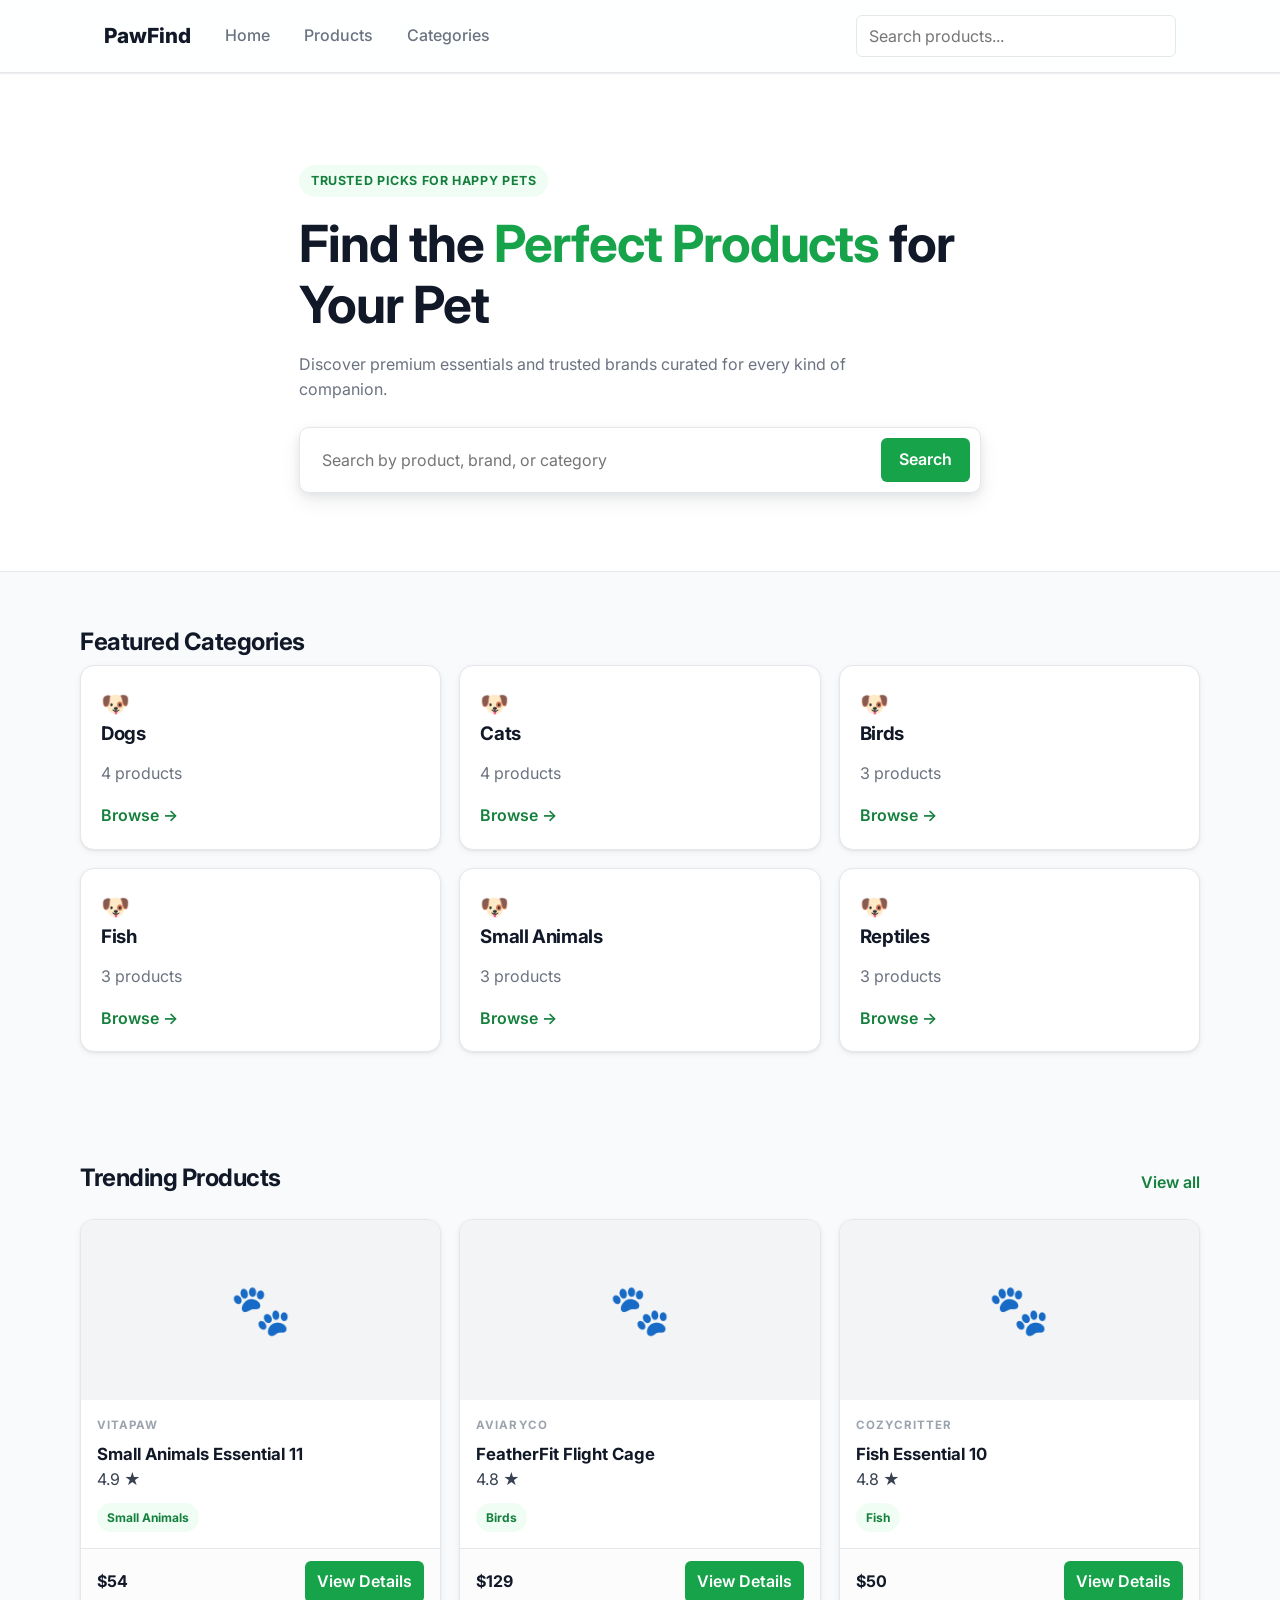
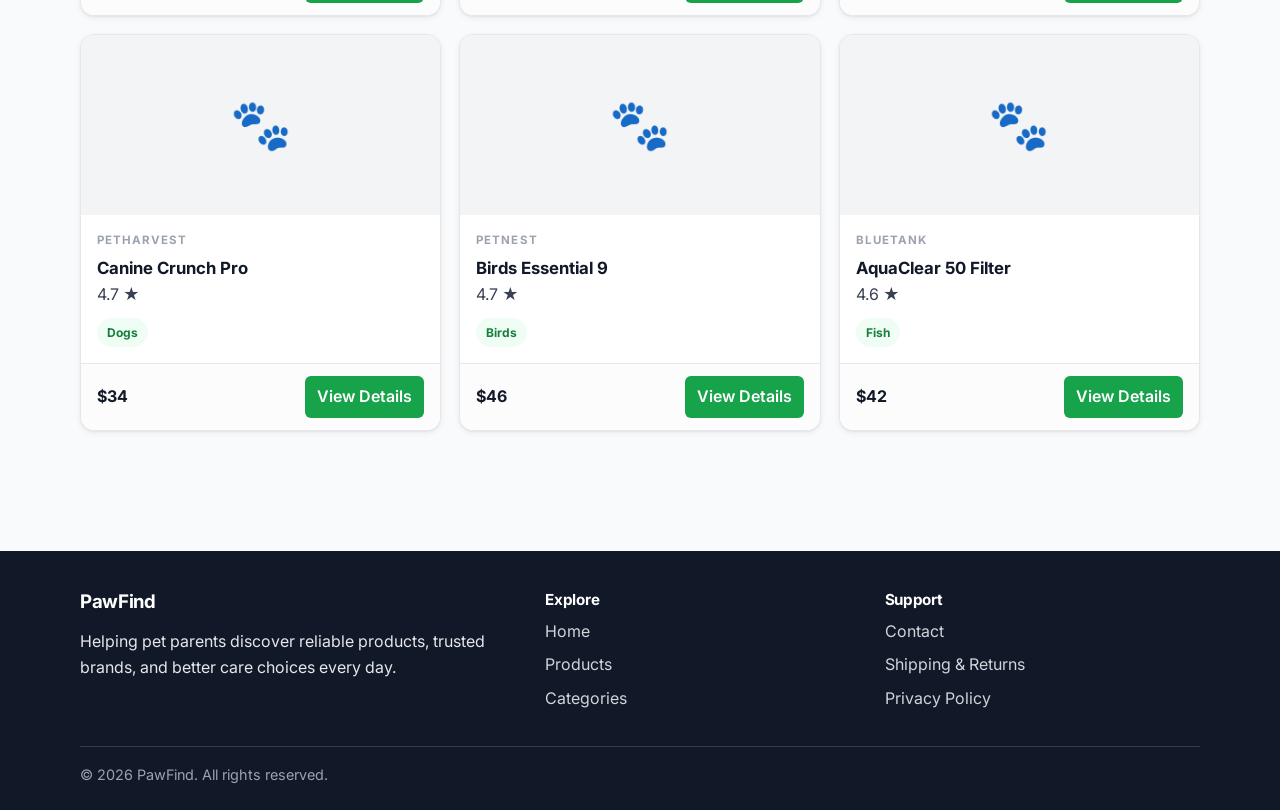
<file: index.html>
<!DOCTYPE html>
<html lang="en">
<head>
  <meta charset="UTF-8" />
  <meta name="viewport" content="width=device-width, initial-scale=1.0" />
  <title>PawFind Directory | Discover the Best Pet Products</title>
  <link rel="stylesheet" href="css/styles.css" />
</head>
<body data-page="home">
  <header class="site-header"><div class="container nav-wrap"><a href="index.html" class="logo">PawFind</a><button class="menu-toggle" aria-label="Toggle menu">☰</button><nav class="main-nav"><a href="index.html">Home</a><a href="products.html">Products</a><a href="category.html?category=Dogs">Categories</a></nav><div class="header-search"><input id="global-search" type="search" placeholder="Search products..." autocomplete="off" /><ul id="autocomplete-list" class="autocomplete-list"></ul></div></div></header>
  <main>
    <section class="hero-section"><div class="container hero-content"><div class="hero-eyebrow">Trusted picks for happy pets</div><h1>Find the <em>Perfect Products</em> for Your Pet</h1><p>Discover premium essentials and trusted brands curated for every kind of companion.</p><form class="hero-search" action="products.html"><input type="search" name="q" placeholder="Search by product, brand, or category" /><button type="submit">Search</button></form></div></section>
    <section class="section container"><h2>Featured Categories</h2><div id="category-grid" class="category-grid"></div></section>
    <section class="section container"><div class="section-head"><h2>Trending Products</h2><a href="products.html" class="link-btn">View all</a></div><div id="trending-products" class="product-grid"></div></section>
  </main>
  <footer class="site-footer"><div class="container footer-grid"><div class="footer-brand"><h3>PawFind</h3><p>Helping pet parents discover reliable products, trusted brands, and better care choices every day.</p></div><div class="footer-col"><h4>Explore</h4><a href="index.html">Home</a><a href="products.html">Products</a><a href="category.html?category=Dogs">Categories</a></div><div class="footer-col"><h4>Support</h4><a href="#">Contact</a><a href="#">Shipping & Returns</a><a href="#">Privacy Policy</a></div></div><div class="container footer-bottom">© 2026 PawFind. All rights reserved.</div></footer>
<script src="js/data.js"></script><script src="js/main.js"></script></body></html>
</file>
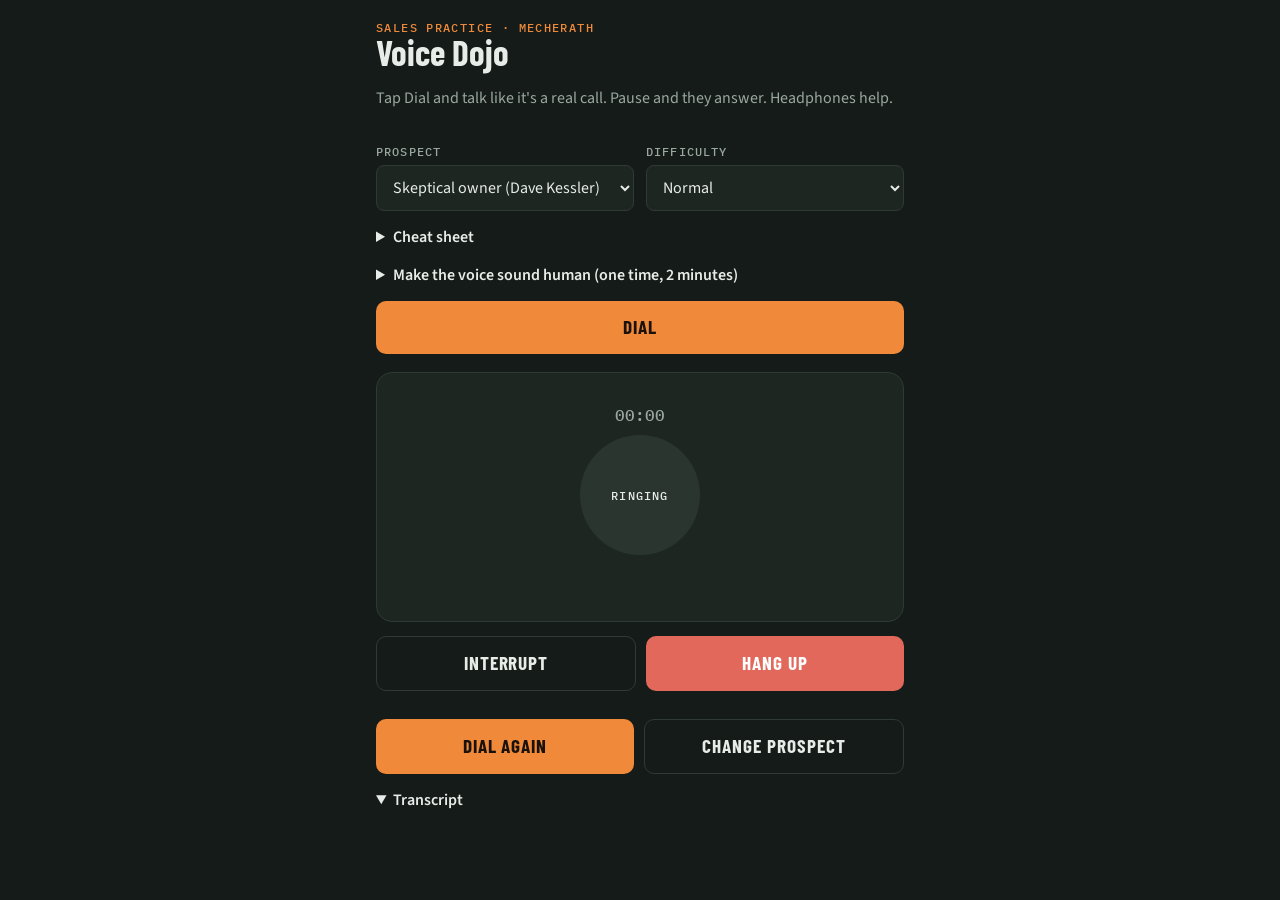
<file: dojo/index.html>
<!doctype html>
<html lang="en">
<head>
<meta charset="utf-8">
<meta name="viewport" content="width=device-width,initial-scale=1">
<title>Mecherath Voice Dojo</title>
<link rel="stylesheet" href="https://fonts.googleapis.com/css2?family=Barlow+Condensed:wght@600;700&family=Source+Sans+3:wght@400;600&family=IBM+Plex+Mono:wght@500&display=swap">
<style>
:root{
  --bg:#151b18; --surface:#1e2622; --ink:#e7ece8; --muted:#9aa8a0; --line:#2f3a34;
  --accent:#f08a3a; --accent-ink:#1a120a; --good:#5cb682; --bad:#e2685b;
  --display:"Barlow Condensed","Arial Narrow",system-ui,sans-serif;
  --body:"Source Sans 3",system-ui,-apple-system,"Segoe UI",sans-serif;
  --mono:"IBM Plex Mono",ui-monospace,Menlo,monospace;
  color-scheme:dark;
}
*{box-sizing:border-box}
body{margin:0;background:var(--bg);color:var(--ink);font:16px/1.5 var(--body)}
.wrap{max-width:560px;margin:0 auto;padding:20px 16px 48px;display:flex;flex-direction:column;gap:18px}
h1{font-family:var(--display);font-size:2.2rem;line-height:1;margin:0}
h2{font-family:var(--display);font-size:1.2rem;letter-spacing:.06em;text-transform:uppercase;margin:0}
.eyebrow{font:500 .72rem var(--mono);letter-spacing:.12em;text-transform:uppercase;color:var(--accent)}
.muted{color:var(--muted)}
label{font:500 .72rem var(--mono);letter-spacing:.1em;text-transform:uppercase;color:var(--muted);display:block;margin-bottom:6px}
input,select{width:100%;font:inherit;color:var(--ink);background:var(--surface);border:1.5px solid var(--line);border-radius:8px;padding:10px 12px}
input:focus,select:focus{outline:none;border-color:var(--accent)}
.grid{display:grid;grid-template-columns:1fr 1fr;gap:12px}
@media (max-width:440px){.grid{grid-template-columns:1fr}}
.btn{all:unset;cursor:pointer;text-align:center;background:var(--accent);color:var(--accent-ink);font-family:var(--display);font-weight:700;font-size:1.2rem;letter-spacing:.05em;text-transform:uppercase;padding:12px 18px;border-radius:10px}
.btn.ghost{background:transparent;color:var(--ink);border:1.5px solid var(--line)}
.btn.red{background:var(--bad);color:#fff}
.btn:focus-visible{outline:2px solid var(--ink);outline-offset:2px}
.btn[disabled]{opacity:.4;cursor:default}
.row{display:flex;gap:10px;flex-wrap:wrap}
.row .btn{flex:1}
.phone{background:var(--surface);border:1px solid var(--line);border-radius:16px;padding:22px 18px;display:flex;flex-direction:column;align-items:center;gap:10px;text-align:center}
.who{font-family:var(--display);font-size:1.6rem;font-weight:700}
.timer{font:500 1rem var(--mono);color:var(--muted);font-variant-numeric:tabular-nums}
.orb{all:unset;cursor:pointer;width:120px;height:120px;border-radius:50%;background:var(--line);display:grid;place-items:center;font:500 .75rem var(--mono);letter-spacing:.1em;text-transform:uppercase;transition:background .2s, box-shadow .2s}
.orb.them{background:#3b6a5c;box-shadow:0 0 0 10px rgba(92,182,130,.15)}
.orb.you{background:var(--accent);color:var(--accent-ink);box-shadow:0 0 0 10px rgba(240,138,58,.18)}
.orb.wait{background:#2a3530}
.heard{min-height:1.5em;color:var(--muted);font-style:italic}
.log{display:flex;flex-direction:column;gap:6px;font-size:.95rem}
.log p{margin:0}
.log b{font:500 .7rem var(--mono);letter-spacing:.08em;text-transform:uppercase;margin-right:6px}
.log .y b{color:var(--accent)} .log .t b{color:var(--good)}
.card{background:var(--surface);border:1px solid var(--line);border-radius:12px;padding:16px;display:flex;flex-direction:column;gap:10px}
.score{font-family:var(--display);font-size:3.2rem;line-height:1;color:var(--accent)}
.card h3{margin:0;font:500 .72rem var(--mono);letter-spacing:.1em;text-transform:uppercase;color:var(--muted)}
.card p{margin:2px 0 0}
.notice{border:1px dashed var(--line);border-radius:10px;padding:12px 14px;color:var(--muted)}
details summary{cursor:pointer;font-weight:600}
details ul{padding-left:20px;margin:8px 0 0;display:grid;gap:4px}
</style>
</head>
<body>
<div class="wrap">
  <header>
    <div class="eyebrow">Sales practice · Mecherath</div>
    <h1>Voice Dojo</h1>
    <p class="muted">Tap Dial and talk like it's a real call. Pause and they answer. Headphones help.</p>
  </header>

  <div class="notice" id="unsupported" hidden>This browser can't listen. On iPhone use Safari. On a computer use Chrome.</div>

  <section id="setup" style="display:flex;flex-direction:column;gap:14px">
    <div class="grid">
      <div><label for="persona">Prospect</label><select id="persona"></select></div>
      <div><label for="diff">Difficulty</label>
        <select id="diff"><option value="easy">Warm</option><option value="normal" selected>Normal</option><option value="hard">Brutal</option></select></div>
    </div>
    <details>
      <summary>Cheat sheet</summary>
      <ul>
        <li>Mobile time card by job and work category, punch list and change orders.</li>
        <li>EPA RRP lead paint documentation on site. First and only RRP software.</li>
        <li>Workers' comp tracked by actual work category. One company saved $72,000+ year one.</li>
        <li>Professional: $399/mo + $50/user, 2 to 40 users. Elite-Pro: $599/mo + $45/user, 40+. Specialty: $249/mo single user, no time clock or comp tracking.</li>
        <li>No setup fees. Cancel within 30 days, no charge. Weekly live training included.</li>
        <li>Goal: book a 20 minute demo.</li>
      </ul>
    </details>
    <details>
      <summary>Make the voice sound human (one time, 2 minutes)</summary>
      <ul>
        <li><b>iPhone:</b> Settings, Accessibility, Read &amp; Speak (or Spoken Content), Voices, English. Download any voice marked <b>Premium</b> or <b>Enhanced</b>, one male and one female.</li>
        <li><b>Mac:</b> System Settings, Accessibility, Spoken Content, System voice, Manage Voices. Download a Premium or Enhanced US voice.</li>
        <li><b>Windows:</b> open this page in Microsoft Edge. Its Natural voices are used automatically.</li>
        <li>The page picks the best voice on your device by itself. The line under the call timer shows which one it's using.</li>
      </ul>
    </details>
    <button class="btn" id="call" type="button">Dial</button>
  </section>

  <section id="callsec" hidden style="display:flex;flex-direction:column;gap:14px">
    <div class="phone">
      <div class="who" id="who"></div>
      <div class="timer" id="timer">00:00</div>
      <button class="orb wait" id="orb" type="button">Ringing</button>
      <div class="heard" id="heard"></div>
      <div class="muted" id="hint" style="font-size:.85rem"></div>
    </div>
    <div class="row">
      <button class="btn ghost" id="cut" type="button">Interrupt</button>
      <button class="btn red" id="hang" type="button">Hang up</button>
    </div>
    <div id="result"></div>
    <div class="row" id="again" hidden>
      <button class="btn" id="redial" type="button">Dial again</button>
      <button class="btn ghost" id="change" type="button">Change prospect</button>
    </div>
    <details open><summary>Transcript</summary><div class="log" id="log" style="margin-top:8px"></div></details>
  </section>
</div>

<script>
const API = "https://wwwxbtgxizqrpsdojjhs.supabase.co/functions/v1/mecherath-dojo";
const SILENCE_MS = 1300;
const PERSONAS = [
  {name:"Dave Kessler", biz:"Kessler Remodeling", label:"Skeptical owner", voice:"m", open:"Kessler Remodeling, this is Dave."},
  {name:"Marco Ruiz", biz:"Ruiz Painting", label:"On a jobsite", voice:"m", open:"Yeah, Marco. Make it quick, I'm on a job."},
  {name:"Linda Park", biz:"Summit Restoration", label:"Send me an email", voice:"f", open:"Summit Restoration, Linda speaking."},
  {name:"Rick Delgado", biz:"Delgado Builders", label:"Price objector", voice:"m", open:"Delgado Builders."},
  {name:"Tasha", biz:"Brightline Contracting", label:"Gatekeeper", voice:"f", open:"Brightline Contracting, this is Tasha, how can I help you?"},
];

const $ = s => document.querySelector(s);
const SR = window.SpeechRecognition || window.webkitSpeechRecognition;
if (!SR || !window.speechSynthesis) { $("#unsupported").hidden = false; $("#call").disabled = true; }
PERSONAS.forEach((p,i) => { const o = document.createElement("option"); o.value = i; o.textContent = p.label + " (" + p.name + ")"; $("#persona").append(o); });
try { const s = JSON.parse(localStorage.getItem("mvd_prefs") || "{}"); if (s.p != null) $("#persona").value = s.p; if (s.d) $("#diff").value = s.d; } catch {}

let pIdx = 0, persona, diff, turns = [], live = false, rec = null, recOn = false, wantRec = false, mute = true;
let heard = "", interim = "", silenceT = null, t0 = 0, tick = null, ctl = null;

// Voices: prefer the device's high quality voices (Premium, Enhanced, Natural, Neural) over the default robot.
function rankVoice(v, g){
  const n = v.name; let s = 0;
  if (/premium/i.test(n)) s += 60; if (/enhanced/i.test(n)) s += 50; if (/natural|neural|online/i.test(n)) s += 55;
  if (/google us english/i.test(n)) s += 20; if (/compact|eloquence|novelty|bad news|bells|boing|bubbles|cellos|whisper|zarvox|trinoids|albert|jester|organ|superstar|wobble|grandma|grandpa|rocko|shelley|flo|reed|sandy/i.test(n)) s -= 100;
  const fem = /samantha|zira|aria|jenny|ava|allison|susan|zoe|nicky|joelle|michelle|emma|female|libby|sonia|sara|jane|nancy|ashley|amber|ana|cora|elizabeth|monica|serena|karen|moira|tessa|kate/i.test(n);
  const mal = /alex|daniel|david|guy|evan|nathan|tom|aaron|fred|male|ryan|christopher|eric|roger|steffan|brian|andrew|davis|jason|tony|noah|oliver|arthur|thomas|gordon|lee|rishi/i.test(n);
  if (g === "f" ? fem : (mal && !fem)) s += 30; else if (g === "f" ? mal : fem) s -= 30;
  if (/^en[-_]US/i.test(v.lang)) s += 10; else if (/^en/i.test(v.lang)) s += 2; else s -= 200;
  return s;
}
function pickVoice(g){
  const vs = speechSynthesis.getVoices(); if (!vs.length) return null;
  return vs.slice().sort((a,b) => rankVoice(b,g) - rankVoice(a,g))[0];
}
function voiceHint(){
  const v = persona && pickVoice(persona.voice); if (!v) return;
  const good = /premium|enhanced|natural|neural|online/i.test(v.name);
  $("#hint").textContent = good ? "Voice: " + v.name : "Voice: " + v.name + ". For a more human voice, see the tip below.";
}
speechSynthesis.onvoiceschanged = voiceHint;

function say(text){
  return new Promise(res => {
    mute = true; speechSynthesis.cancel();
    const u = new SpeechSynthesisUtterance(text);
    const v = pickVoice(persona.voice); if (v) { u.voice = v; u.lang = v.lang; }
    u.rate = 1.0; u.pitch = persona.voice === "m" ? 0.95 : 1.0;
    let done = false; const fin = () => { if (!done) { done = true; res(); } };
    u.onend = fin; u.onerror = fin;
    setTimeout(fin, 1500 + text.length * 95);   // never hang if the engine drops the end event
    setOrb("them", "Talking");
    speechSynthesis.speak(u);
  });
}
function setOrb(cls, txt){ const o = $("#orb"); o.className = "orb " + cls; o.textContent = txt; }
function logLine(who, text){
  const p = document.createElement("p"); p.className = who === "You" ? "y" : "t";
  const b = document.createElement("b"); b.textContent = who; p.append(b, document.createTextNode(text));
  $("#log").append(p);
}
function fmt(ms){const s=Math.floor(ms/1000);return String(Math.floor(s/60)).padStart(2,"0")+":"+String(s%60).padStart(2,"0")}

function ring(){
  return new Promise(res => {
    try {
      const ac = new (window.AudioContext || window.webkitAudioContext)();
      const g = ac.createGain(); g.gain.value = 0.05; g.connect(ac.destination);
      [0, 2.2].forEach(st => [440, 480].forEach(f => { const o = ac.createOscillator(); o.frequency.value = f; o.connect(g); o.start(ac.currentTime + st); o.stop(ac.currentTime + st + 1.4); }));
      setTimeout(() => { ac.close(); res(); }, 3800);
    } catch { res(); }
  });
}

async function api(body){
  ctl = new AbortController();
  const r = await fetch(API, { method:"POST", signal: ctl.signal, headers:{"content-type":"application/json"}, body: JSON.stringify(body) });
  const j = await r.json().catch(() => ({}));
  if (!r.ok) throw new Error(j.error || ("HTTP " + r.status));
  return j;
}

// Microphone: ONE recognizer started from your tap and kept running for the whole call.
// While the prospect talks it is muted (ignored), so their voice never gets transcribed.
function startRec(){
  if (recOn) return;
  rec = new SR(); rec.lang = "en-US"; rec.continuous = true; rec.interimResults = true;
  rec.onstart = () => { recOn = true; };
  rec.onresult = e => {
    if (mute) return;
    interim = "";
    for (let i = e.resultIndex; i < e.results.length; i++) {
      const r = e.results[i];
      if (r.isFinal) heard += r[0].transcript + " "; else interim += r[0].transcript;
    }
    const all = (heard + interim).trim();
    $("#heard").textContent = all;
    clearTimeout(silenceT);
    if (all) silenceT = setTimeout(turnDone, SILENCE_MS);
  };
  rec.onerror = e => {
    if (e.error === "not-allowed" || e.error === "service-not-allowed") {
      wantRec = false;
      $("#heard").textContent = "Mic is blocked. Tap the circle to allow it. The call stays open.";
      setOrb("wait", "Tap to talk");
    }
  };
  rec.onend = () => {
    recOn = false;
    if (wantRec && live) { try { rec.start(); } catch { setOrb("wait", "Tap to talk"); } }
  };
  wantRec = true;
  try { rec.start(); } catch {}
}
function stopRec(){ wantRec = false; clearTimeout(silenceT); try { rec && rec.stop(); } catch {} }

function yourTurn(){
  if (!live) return;
  heard = ""; interim = ""; $("#heard").textContent = "";
  setTimeout(() => { if (live) { mute = false; setOrb("you", "Your turn"); } }, 250);
  if (!recOn) { wantRec = true; try { rec ? rec.start() : startRec(); } catch {} }
}

function turnDone(){
  if (mute || !live) return;
  const said = (heard + interim).trim(); if (!said) return;
  mute = true; heard = ""; interim = "";
  respond(said);
}

async function respond(said){
  logLine("You", said); turns.push({role:"user", content:said});
  setOrb("wait", "...");
  try {
    const { text } = await api({ mode:"turn", persona:pIdx, diff, turns });
    if (!live) return;
    const hung = text.includes("[HANGS UP]");
    const clean = text.replace(/\[HANGS UP\]/g, "").trim() || "Hello?";
    turns.push({role:"assistant", content:clean}); logLine(persona.name, clean);
    await say(clean);
    if (!live) return;
    if (hung) { endCall(true); return; }
    yourTurn();
  } catch (e) {
    if (!live) return;
    turns.pop();
    $("#heard").textContent = "Line dropped (" + e.message + "). Say that again.";
    yourTurn();
  }
}

$("#orb").onclick = () => {
  // A tap always revives the mic (browsers only allow mic starts from a tap) or skips the prospect's speech.
  if (!live) return;
  if (speechSynthesis.speaking) { speechSynthesis.cancel(); return; }
  if (!recOn) { wantRec = true; if (rec) { try { rec.start(); } catch {} } else startRec(); }
  if (mute) yourTurn();
};
$("#cut").onclick = () => { if (live && speechSynthesis.speaking) speechSynthesis.cancel(); };
$("#hang").onclick = () => { if (live) endCall(false); };
$("#redial").onclick = () => $("#call").click();
$("#change").onclick = () => { $("#callsec").hidden = true; $("#setup").hidden = false; };

$("#call").onclick = async () => {
  pIdx = +$("#persona").value; persona = PERSONAS[pIdx]; diff = $("#diff").value;
  try { localStorage.setItem("mvd_prefs", JSON.stringify({p:pIdx, d:diff})); } catch {}
  turns = [{role:"user", content:"(phone rings)"}, {role:"assistant", content:persona.open}];
  $("#setup").hidden = true; $("#callsec").hidden = false; $("#again").hidden = true;
  $("#result").textContent = ""; $("#log").textContent = ""; $("#heard").textContent = "";
  $("#who").textContent = persona.name + " · " + persona.biz; $("#timer").textContent = "00:00";
  $("#hang").disabled = false; $("#cut").disabled = false;
  live = true; mute = true; setOrb("wait", "Ringing"); voiceHint();
  // Both of these must happen inside your tap or the phone blocks them.
  speechSynthesis.speak(new SpeechSynthesisUtterance(" "));
  startRec();
  await ring(); if (!live) return;
  t0 = Date.now(); clearInterval(tick); tick = setInterval(() => $("#timer").textContent = fmt(Date.now()-t0), 500);
  logLine(persona.name, persona.open);
  await say(persona.open);
  yourTurn();
};

function endCall(byThem){
  live = false; mute = true; stopRec(); speechSynthesis.cancel(); ctl?.abort(); clearInterval(tick);
  $("#hang").disabled = true; $("#cut").disabled = true;
  setOrb("wait", byThem ? "They hung up" : "Call ended");
  $("#again").hidden = false;
  score();
}

async function score(){
  const res = $("#result");
  if (turns.filter(t => t.role === "user").length < 2) { res.innerHTML = '<div class="card"><h3>No score</h3><p>You didn\'t say anything.</p></div>'; return; }
  res.innerHTML = '<div class="card"><h3>Scoring</h3><p>Reviewing the call...</p></div>';
  try {
    const r = await api({ mode:"score", persona:pIdx, diff, turns, length: fmt(Date.now()-t0) });
    const card = document.createElement("div"); card.className = "card";
    card.innerHTML = '<div class="score"></div><div><h3>Outcome</h3><p></p></div><div><h3>What worked</h3><p></p></div><div><h3>Fix this next call</h3><p></p></div><div><h3>Say this instead</h3><p></p></div>';
    card.children[0].textContent = (Math.round(+r.score) || "-") + " / 10";
    [r.outcome, r.worked, r.fix, r.line].forEach((v,i) => card.children[i+1].querySelector("p").textContent = String(v ?? ""));
    res.textContent = ""; res.append(card);
  } catch (e) {
    res.innerHTML = '<div class="card"><h3>Scoring failed</h3><p></p></div>';
    res.querySelector("p").textContent = e.message;
  }
}
</script>
</body>
</html>
</file>
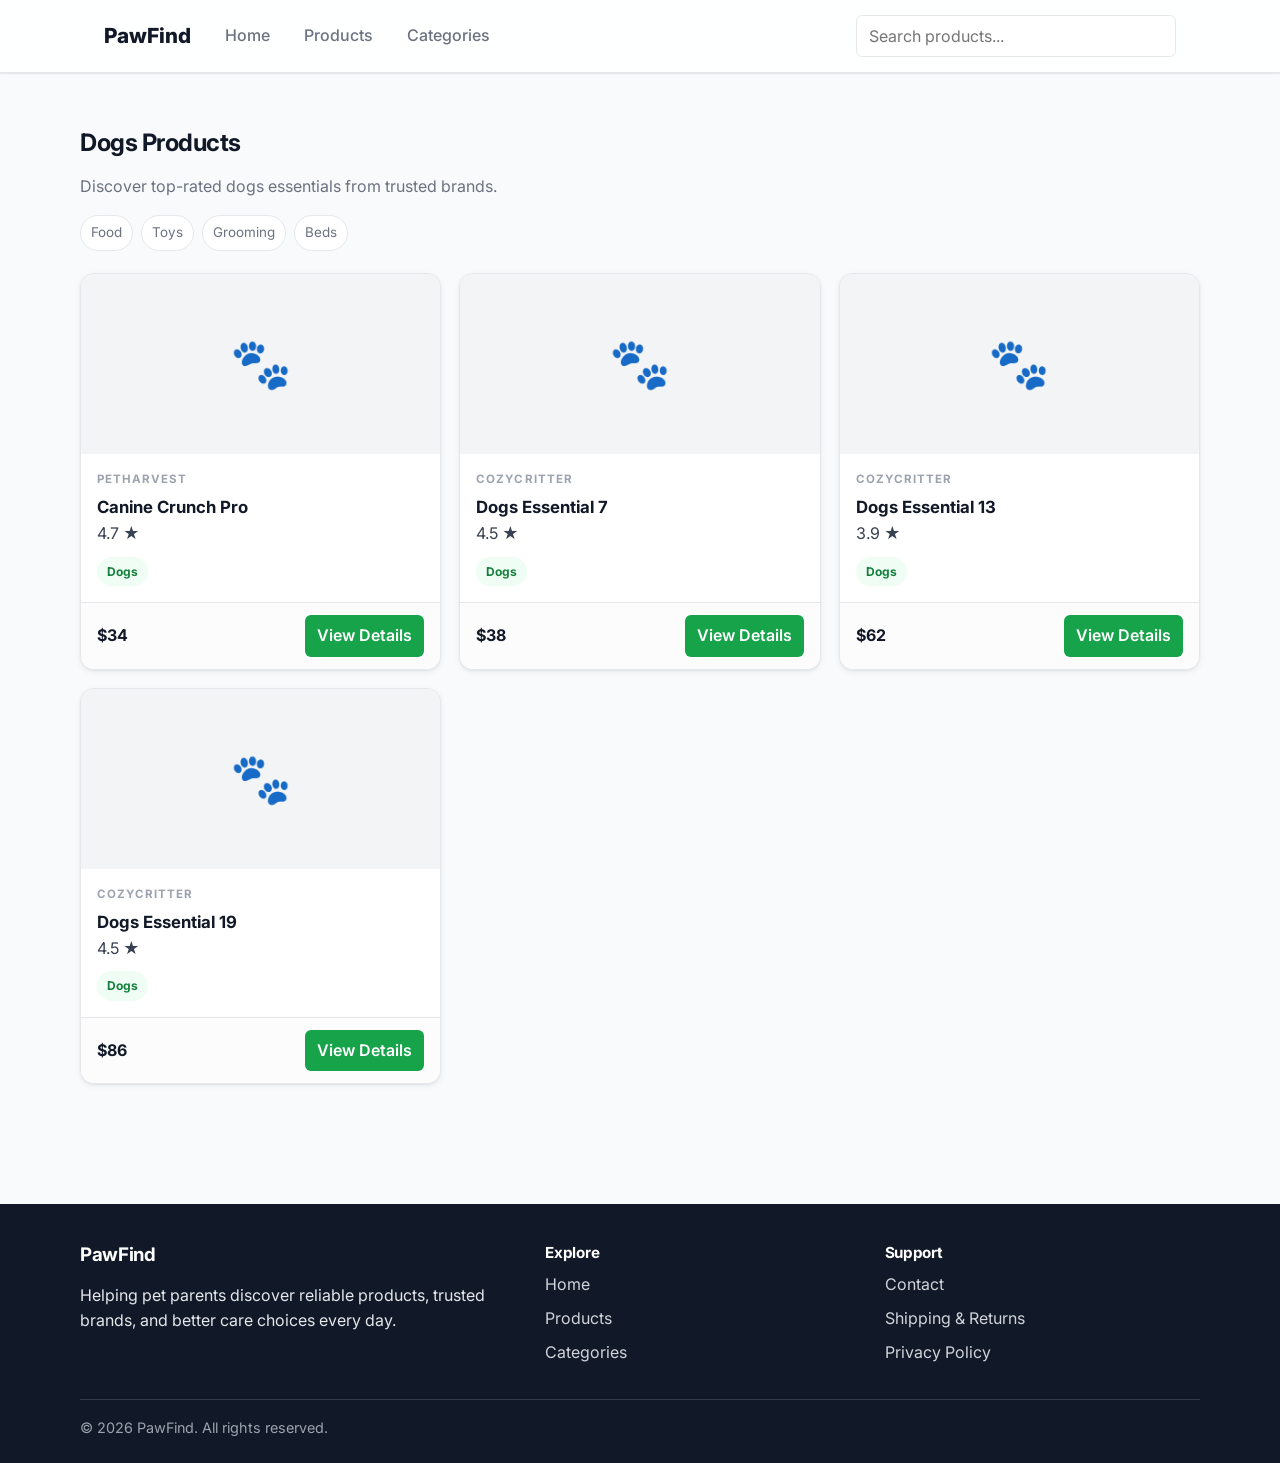
<file: category.html>
<!DOCTYPE html><html lang="en"><head><meta charset="UTF-8"/><meta name="viewport" content="width=device-width, initial-scale=1.0"/><title>Pet Categories | PawFind</title><link rel="stylesheet" href="css/styles.css"/></head><body data-page="category"><header class="site-header"><div class="container nav-wrap"><a href="index.html" class="logo">PawFind</a><button class="menu-toggle" aria-label="Toggle menu">☰</button><nav class="main-nav"><a href="index.html">Home</a><a href="products.html">Products</a><a href="category.html?category=Cats">Categories</a></nav><div class="header-search"><input id="global-search" type="search" placeholder="Search products..." autocomplete="off"/><ul id="autocomplete-list" class="autocomplete-list"></ul></div></div></header><main class="container section"><section class="category-hero"><h1 id="category-title"></h1><p id="category-description" class="meta"></p></section><div id="subcategory-tags" class="tag-wrap"></div><div id="category-products" class="product-grid"></div></main><footer class="site-footer"><div class="container footer-grid"><div class="footer-brand"><h3>PawFind</h3><p>Helping pet parents discover reliable products, trusted brands, and better care choices every day.</p></div><div class="footer-col"><h4>Explore</h4><a href="index.html">Home</a><a href="products.html">Products</a><a href="category.html?category=Dogs">Categories</a></div><div class="footer-col"><h4>Support</h4><a href="#">Contact</a><a href="#">Shipping & Returns</a><a href="#">Privacy Policy</a></div></div><div class="container footer-bottom">© 2026 PawFind. All rights reserved.</div></footer><script src="js/data.js"></script><script src="js/main.js"></script></body></html>
</file>
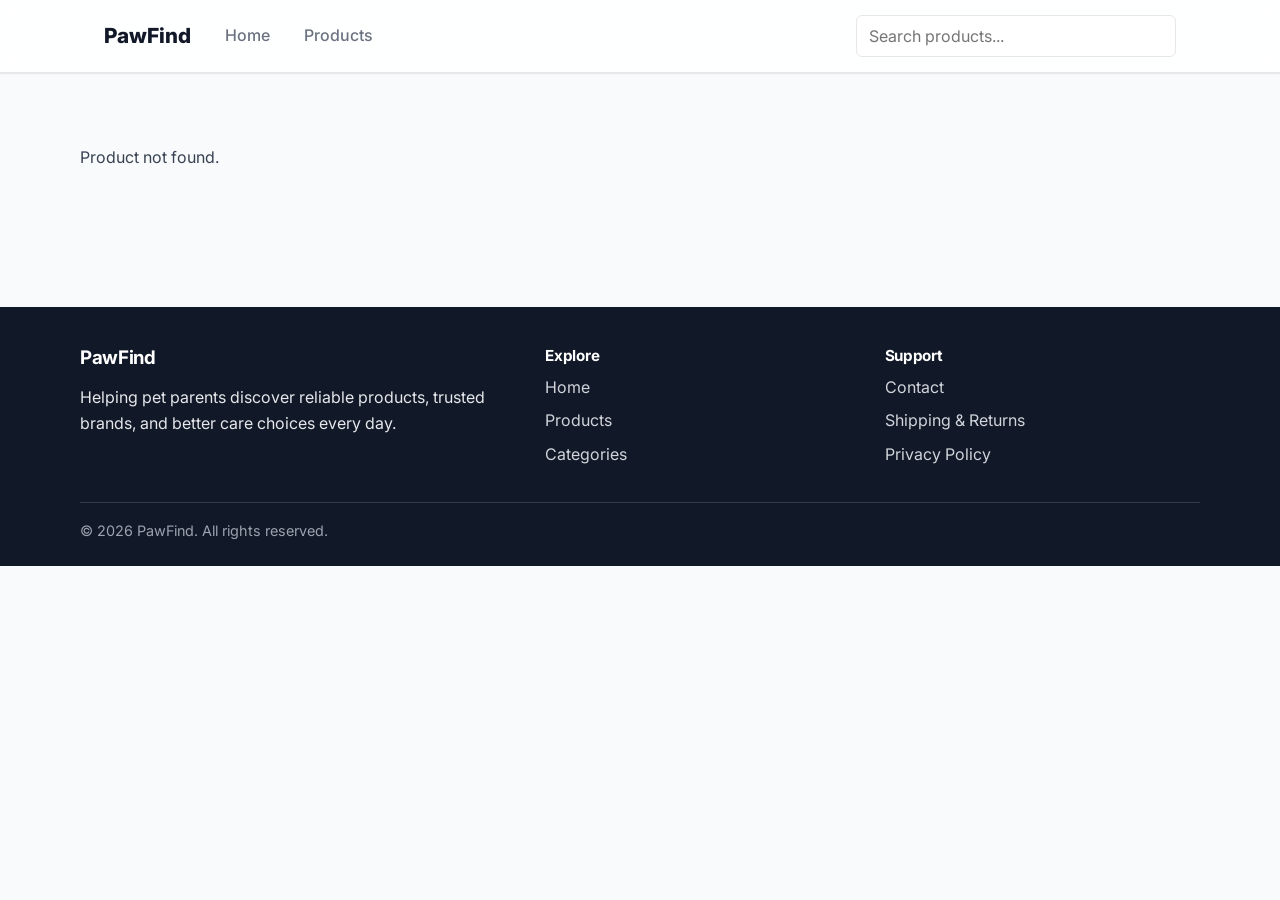
<file: product-detail.html>
<!DOCTYPE html><html lang="en"><head><meta charset="UTF-8"/><meta name="viewport" content="width=device-width, initial-scale=1.0"/><title>Product Details | PawFind</title><link rel="stylesheet" href="css/styles.css"/></head><body data-page="detail"><header class="site-header"><div class="container nav-wrap"><a href="index.html" class="logo">PawFind</a><button class="menu-toggle" aria-label="Toggle menu">☰</button><nav class="main-nav"><a href="index.html">Home</a><a href="products.html">Products</a></nav><div class="header-search"><input id="global-search" type="search" placeholder="Search products..." autocomplete="off"/><ul id="autocomplete-list" class="autocomplete-list"></ul></div></div></header><main class="container section" id="product-detail"></main><footer class="site-footer"><div class="container footer-grid"><div class="footer-brand"><h3>PawFind</h3><p>Helping pet parents discover reliable products, trusted brands, and better care choices every day.</p></div><div class="footer-col"><h4>Explore</h4><a href="index.html">Home</a><a href="products.html">Products</a><a href="category.html?category=Dogs">Categories</a></div><div class="footer-col"><h4>Support</h4><a href="#">Contact</a><a href="#">Shipping & Returns</a><a href="#">Privacy Policy</a></div></div><div class="container footer-bottom">© 2026 PawFind. All rights reserved.</div></footer><script src="js/data.js"></script><script src="js/main.js"></script></body></html>
</file>
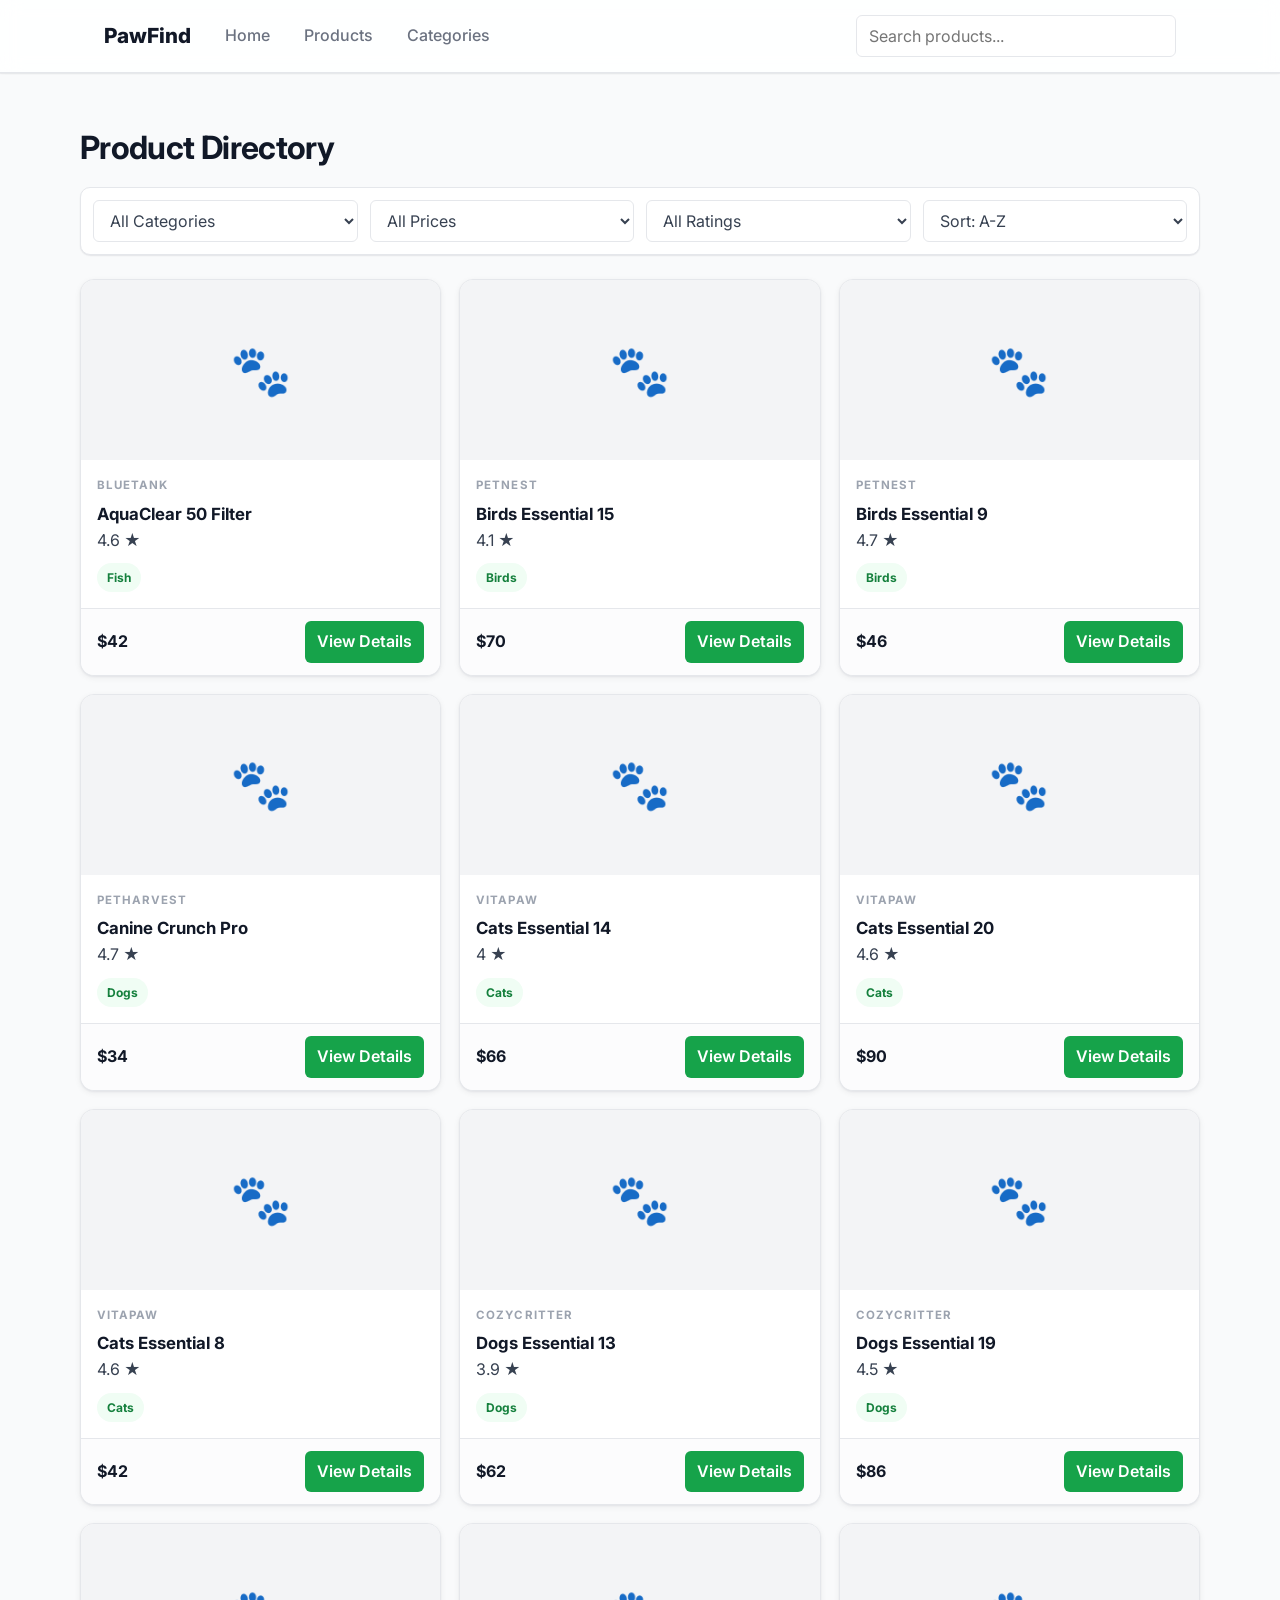
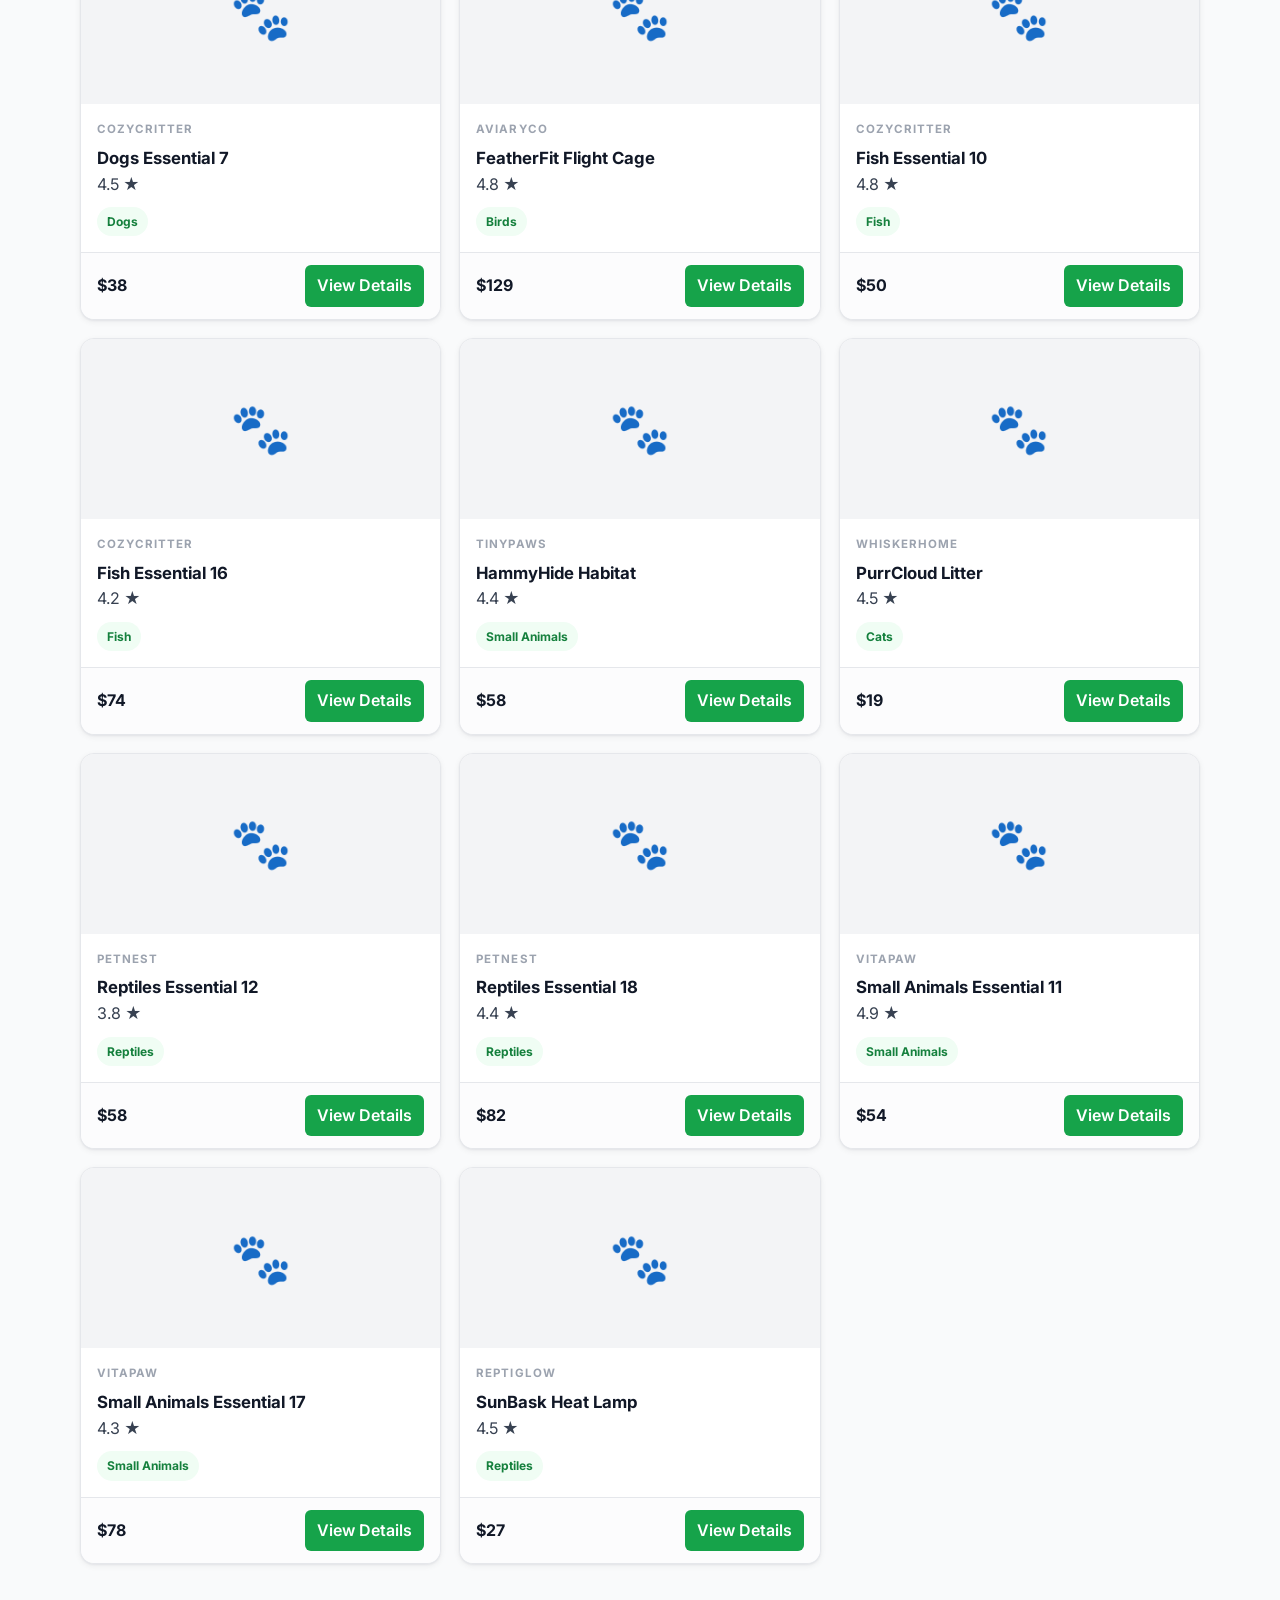
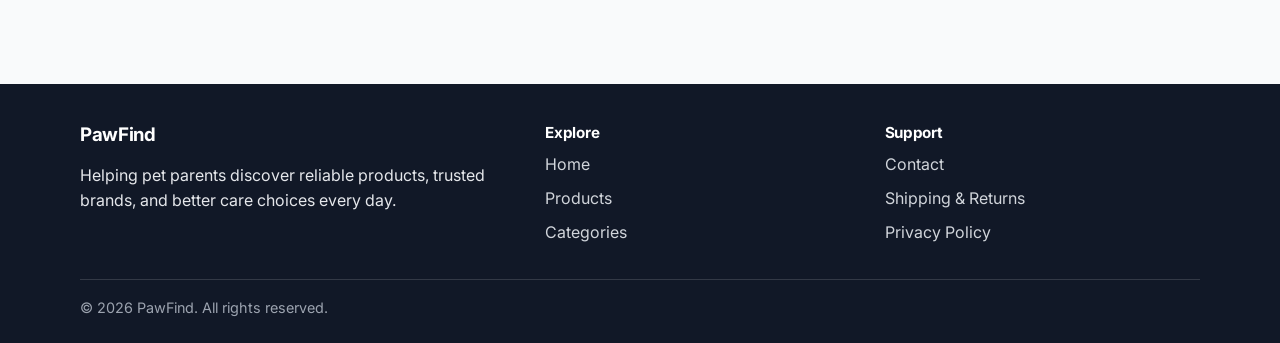
<file: products.html>
<!DOCTYPE html><html lang="en"><head><meta charset="UTF-8"/><meta name="viewport" content="width=device-width, initial-scale=1.0"/><title>Pet Product Directory | PawFind</title><link rel="stylesheet" href="css/styles.css"/></head><body data-page="products"><header class="site-header"><div class="container nav-wrap"><a href="index.html" class="logo">PawFind</a><button class="menu-toggle" aria-label="Toggle menu">☰</button><nav class="main-nav"><a href="index.html">Home</a><a href="products.html">Products</a><a href="category.html?category=Dogs">Categories</a></nav><div class="header-search"><input id="global-search" type="search" placeholder="Search products..." autocomplete="off"/><ul id="autocomplete-list" class="autocomplete-list"></ul></div></div></header><main class="container section"><h1>Product Directory</h1><div class="filters-bar"><select id="filter-category"><option value="">All Categories</option></select><select id="filter-price"><option value="">All Prices</option><option value="low">Under $20</option><option value="mid">$20 - $60</option><option value="high">$60+</option></select><select id="filter-rating"><option value="">All Ratings</option><option value="4.5">4.5+</option><option value="4">4.0+</option><option value="3.5">3.5+</option></select><select id="sort-products"><option value="name">Sort: A-Z</option><option value="rating">Sort: Rating</option><option value="price">Sort: Price</option></select></div><div id="products-grid" class="product-grid"></div></main><footer class="site-footer"><div class="container footer-grid"><div class="footer-brand"><h3>PawFind</h3><p>Helping pet parents discover reliable products, trusted brands, and better care choices every day.</p></div><div class="footer-col"><h4>Explore</h4><a href="index.html">Home</a><a href="products.html">Products</a><a href="category.html?category=Dogs">Categories</a></div><div class="footer-col"><h4>Support</h4><a href="#">Contact</a><a href="#">Shipping & Returns</a><a href="#">Privacy Policy</a></div></div><div class="container footer-bottom">© 2026 PawFind. All rights reserved.</div></footer><script src="js/data.js"></script><script src="js/main.js"></script></body></html>
</file>
<file: css/styles.css>
@import url('https://fonts.googleapis.com/css2?family=Inter:wght@400;500;600;700;800&display=swap');

:root {
  --green: #16a34a;
  --green-dark: #15803d;
  --green-light: #f0fdf4;
  --ink: #111827;
  --body: #374151;
  --muted: #6b7280;
  --faint: #9ca3af;
  --bg: #f9fafb;
  --white: #fff;
  --border: #e5e7eb;
  --border-strong: #d1d5db;

  --shadow-xs: 0 1px 2px rgba(17, 24, 39, 0.05), 0 1px 1px rgba(17, 24, 39, 0.04);
  --shadow-sm: 0 2px 6px rgba(17, 24, 39, 0.06), 0 1px 2px rgba(17, 24, 39, 0.05);
  --shadow-md: 0 8px 20px rgba(17, 24, 39, 0.08), 0 3px 8px rgba(17, 24, 39, 0.06);
  --shadow-lg: 0 14px 34px rgba(17, 24, 39, 0.12), 0 6px 16px rgba(17, 24, 39, 0.08);

  --radius-sm: 6px;
  --radius: 10px;
  --radius-lg: 14px;
}
* { box-sizing: border-box; }
body { margin: 0; font-family: Inter, system-ui, sans-serif; color: var(--body); background: var(--bg); line-height: 1.6; }
a { color: inherit; text-decoration: none; }
input, select, button { font: inherit; }
h1,h2,h3,h4 { color: var(--ink); margin: 0 0 .5rem; line-height: 1.2; letter-spacing: -0.02em; }
.container { max-width: 1120px; margin: 0 auto; padding: 0 24px; }
.section { padding: 56px 0; }
.meta { color: var(--muted); }

.site-header { position: sticky; top: 0; z-index: 20; backdrop-filter: blur(10px); background: rgba(255,255,255,0.85); border-bottom: 1px solid var(--border); box-shadow: var(--shadow-xs); }
.nav-wrap { min-height: 72px; display: flex; align-items: center; gap: 22px; }
.logo { font-size: 1.3rem; font-weight: 800; color: var(--ink); }
.main-nav { display: flex; gap: 10px; }
.main-nav a { padding: 8px 12px; border-radius: var(--radius-sm); color: var(--muted); font-weight: 500; }
.main-nav a:hover { background: var(--green-light); color: var(--green-dark); }
.menu-toggle { display: none; }
.header-search { margin-left: auto; max-width: 320px; width: 100%; position: relative; }
.header-search input, .hero-search input, select { width: 100%; border: 1px solid var(--border); border-radius: var(--radius-sm); background: var(--white); color: var(--body); height: 42px; padding: 0 12px; }
.header-search input:focus, .hero-search input:focus, select:focus { outline: none; border-color: var(--green); box-shadow: 0 0 0 3px rgba(22,163,74,.18); }
.autocomplete-list { display: none; list-style: none; margin: 6px 0 0; padding: 6px 0; background: var(--white); border: 1px solid var(--border); border-radius: var(--radius); box-shadow: var(--shadow-md); position: absolute; inset: auto 0 0 0; transform: translateY(100%); }
.autocomplete-list li { padding: 8px 12px; }

.hero-section { background: var(--white); padding: 92px 0 78px; border-bottom: 1px solid var(--border); }
.hero-content { max-width: 730px; text-align: left; }
.hero-eyebrow { display: inline-flex; align-items: center; background: var(--green-light); color: var(--green-dark); padding: 6px 12px; border-radius: 999px; font-size: .78rem; font-weight: 700; text-transform: uppercase; letter-spacing: .05em; margin-bottom: 16px; }
.hero-section h1 { font-size: clamp(2rem, 4.2vw, 3.2rem); margin-bottom: 16px; }
.hero-section h1 em { color: var(--green); font-style: normal; }
.hero-section p { color: var(--muted); max-width: 580px; }
.hero-search { margin-top: 24px; display: flex; gap: 10px; align-items: center; background: var(--white); border: 1px solid var(--border); border-radius: var(--radius); box-shadow: var(--shadow-md); padding: 10px; }
.hero-search input { border: none; box-shadow: none; height: 44px; }
.hero-search button { border: 0; background: var(--green); color: var(--white); font-weight: 600; padding: 0 18px; height: 44px; border-radius: var(--radius-sm); cursor: pointer; }

.section-head { display: flex; align-items: center; justify-content: space-between; margin-bottom: 18px; }
.link-btn { color: var(--green-dark); font-weight: 600; }
.category-grid, .product-grid { display: grid; grid-template-columns: repeat(3,minmax(0,1fr)); gap: 18px; }
.category-card { background: var(--white); border: 1px solid var(--border); border-radius: var(--radius-lg); box-shadow: var(--shadow-sm); padding: 20px; transition: .2s ease; }
.category-card:hover { transform: translateY(-2px); box-shadow: var(--shadow-md); }
.cat-icon { font-size: 1.45rem; }
.cat-arrow { margin-top: 10px; color: var(--green-dark); font-weight: 600; }

.product-card { background: var(--white); border: 1px solid var(--border); border-radius: var(--radius-lg); box-shadow: var(--shadow-sm); overflow: hidden; transition: .2s ease; }
.product-card:hover { transform: translateY(-3px); box-shadow: var(--shadow-lg); }
.product-img.placeholder { min-height: 180px; display: flex; align-items: center; justify-content: center; font-size: 3.1rem; background: #f3f4f6; }
.product-body { padding: 16px; }
.product-brand { font-size: .72rem; font-weight: 700; letter-spacing: .09em; text-transform: uppercase; color: var(--faint); }
.product-name { font-size: 1.05rem; font-weight: 700; color: var(--ink); margin-top: 6px; }
.product-meta { margin-top: 10px; }
.product-category { background: var(--green-light); color: var(--green-dark); font-size: .75rem; font-weight: 700; border-radius: 999px; padding: 5px 10px; display: inline-flex; }
.product-footer { background: #fcfcfd; border-top: 1px solid var(--border); display: flex; justify-content: space-between; align-items: center; padding: 12px 16px; }
.product-price { font-weight: 700; color: var(--ink); }
.btn-view { border: 0; background: var(--green); color: var(--white); border-radius: var(--radius-sm); padding: 8px 12px; font-weight: 600; }

.filters-bar { display: flex; flex-wrap: wrap; gap: 12px; background: var(--white); border: 1px solid var(--border); border-radius: var(--radius); box-shadow: var(--shadow-xs); padding: 12px; margin: 20px 0 24px; }
.filters-bar select { flex: 1 1 180px; }

.breadcrumb { color: var(--muted); margin-bottom: 16px; }
.detail-layout { display: grid; grid-template-columns: 1fr 1.15fr; gap: 24px; }
.detail-image { border: 1px solid var(--border); border-radius: var(--radius-lg); box-shadow: var(--shadow-md); background: var(--white); min-height: 340px; display: flex; align-items: center; justify-content: center; font-size: 4rem; }
.buy-links { display: flex; flex-wrap: wrap; gap: 10px; }
.buy-links a { border: 1px solid; border-radius: var(--radius-sm); padding: 8px 12px; font-weight: 600; }
.buy-links a.amazon { background: #fff8eb; border-color: #f7cc8e; color: #935300; }
.buy-links a.chewy { background: #eff6ff; border-color: #bfdbfe; color: #1d4ed8; }
.buy-links a.petsmart { background: #f5f3ff; border-color: #ddd6fe; color: #6d28d9; }
.pros-cons { margin-top: 20px; display: grid; grid-template-columns: 1fr 1fr; gap: 14px; }
.pros,.cons { padding: 14px; border-radius: var(--radius); }
.pros { background: #f0fdf4; border: 1px solid #bbf7d0; }
.cons { background: #fef2f2; border: 1px solid #fecaca; }
.review-card { background: var(--white); border: 1px solid var(--border); border-radius: var(--radius); box-shadow: var(--shadow-xs); padding: 12px 14px; margin-top: 10px; }
.review-header { display: flex; align-items: center; gap: 10px; }
.avatar { width: 28px; height: 28px; border-radius: 50%; background: var(--green-light); color: var(--green-dark); display: inline-flex; align-items: center; justify-content: center; font-weight: 700; font-size: .8rem; }

.category-hero { margin-bottom: 14px; }
.tag-wrap { display: flex; flex-wrap: wrap; gap: 8px; margin-bottom: 22px; }
.tag { border: 1px solid var(--border); background: var(--white); color: var(--muted); border-radius: 999px; padding: 6px 10px; font-size: .84rem; }

.site-footer { background: var(--ink); color: #e5e7eb; margin-top: 64px; }
.footer-grid { display: grid; grid-template-columns: 1.4fr 1fr 1fr; gap: 24px; padding: 40px 0 26px; }
.footer-brand h3 { color: var(--white); }
.footer-col h4 { color: var(--white); font-size: .95rem; margin-bottom: 10px; }
.footer-col a { display: block; color: #d1d5db; margin-bottom: 8px; }
.footer-bottom { border-top: 1px solid rgba(255,255,255,.14); padding: 16px 0 24px; color: #9ca3af; font-size: .9rem; }

@media (max-width: 920px){ .category-grid,.product-grid { grid-template-columns: repeat(2,minmax(0,1fr)); } .detail-layout{grid-template-columns:1fr;} }
@media (max-width: 720px){ .nav-wrap{flex-wrap:wrap; padding:10px 0 14px;} .header-search{max-width:100%; order:3;} .hero-search{flex-direction:column;} .hero-search button{width:100%;} .footer-grid{grid-template-columns:1fr;} .pros-cons{grid-template-columns:1fr;} }
@media (max-width: 560px){ .category-grid,.product-grid{grid-template-columns:1fr;} }
</file>
